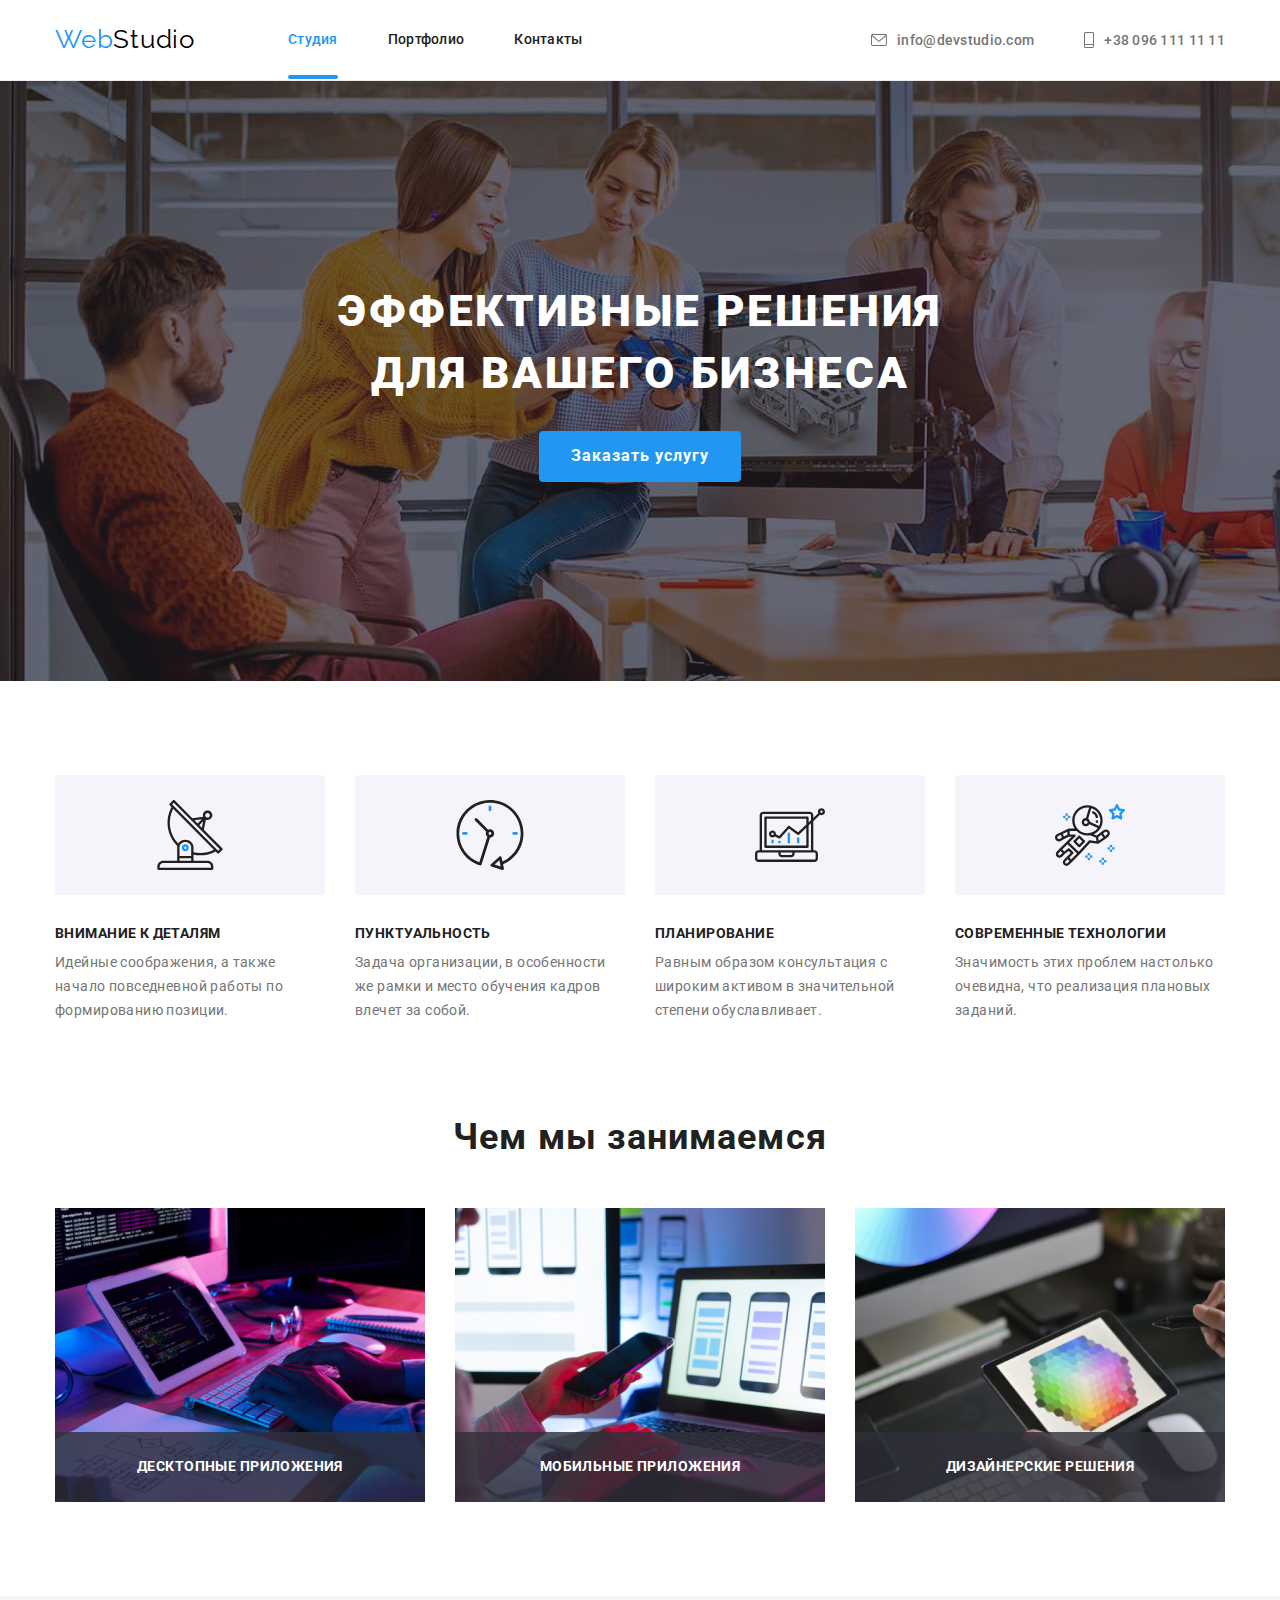
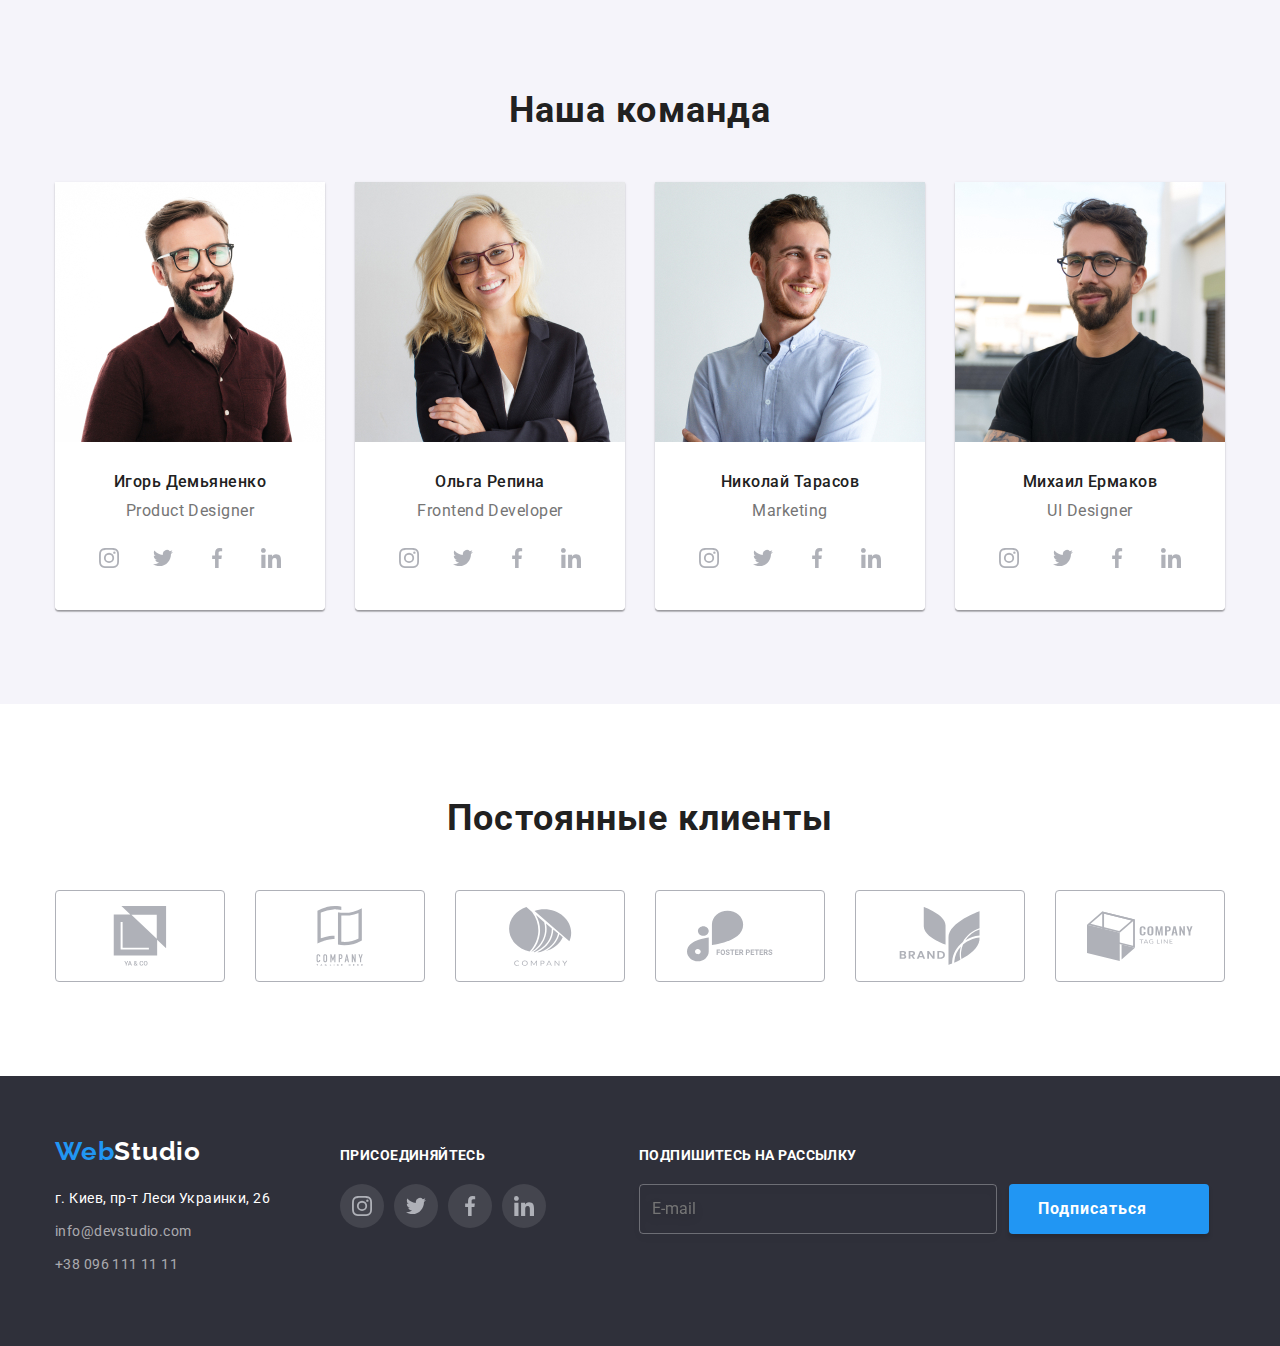
<file: index.html>
<!DOCTYPE html>
<html lang="en">
  <head>
    <meta charset="UTF-8" />
    <meta http-equiv="X-UA-Compatible" content="IE=edge" />
    <meta name="viewport" content="width=device-width, initial-scale=1.0" />
    <title>Document</title>
    <link rel="preconnect" href="https://fonts.googleapis.com" />
    <link rel="preconnect" href="https://fonts.gstatic.com" crossorigin />
    <link
      href="https://fonts.googleapis.com/css2?family=Raleway:wght@700&family=Roboto:wght@400;500;700;900&display=swap"
      rel="stylesheet"
    />
    <link
      rel="stylesheet"
      href="https://cdnjs.cloudflare.com/ajax/libs/modern-normalize/1.1.0/modern-normalize.min.css"
    />
    <link rel="stylesheet" href="styles/styles.css" />
  </head>

  <body>
    <!-- Header -->

    <header class="header">
      <div class="conteiner">
        <nav class="navigation">
          <a href="./index.html" class="logo"
            ><span class="logo-log">Web</span>Studio</a
          >
          <ul class="nav-list">
            <li><a class="list current" href="./index.html">Студия</a></li>
            <li><a class="list" href="./portfolio.html">Портфолио</a></li>
            <li><a class="list" href="Контакты">Контакты</a></li>
          </ul>
        </nav>

        <ul class="nav-contact">
          <li>
            <a href="mailto:info@devstudio.com" class="contact mail">
              <svg class="nav-mail" width="16" height="12">
                <use href="./imeges/icon/symbol-defs.svg#mail"></use>
              </svg>
              info@devstudio.com</a
            >
          </li>
          <li>
            <a href="tel:380961111111" class="contact telephone">
              <svg class="nav-mail" width="10" height="16">
                <use href="./imeges/icon/symbol-defs.svg#telephone"></use>
              </svg>
              +38 096 111 11 11</a
            >
          </li>
        </ul>
      </div>
    </header>

    <!-- main content -->

    <main class="main">
      <!-- top panel -->

      <section class="panel">
        <h1 class="heading">Эффективные решения для вашего бизнеса</h1>
        <button class="button-primary" type="button" data-modal-open>
          Заказать услугу
        </button>

        <div class="backdrop is-hidden" data-modal>
          <div class="modal">
            <!-- leter -->

            <button class="modal-button" type="button" data-modal-close>
              <svg class="modal-button-icon">
                <use href="./imeges/icon/symbol-defs.svg#vector"></use>
              </svg>
            </button>

            <p class="model-title">Оставьте свои данные, мы вам перезвоним</p>
            <form class="form">
              <label class="form-label">
                <span class="form-text">Имя</span>

                <span class="form-icon-wrap">
                  <input type="text" name="name" class="form-input" />
                  <svg class="form-icon" width="18" height="18">
                    <use
                      class="form-pic"
                      href="./imeges/icon/symbol-defs.svg#person"
                    ></use>
                  </svg>
                </span>
              </label>

              <label class="form-label">
                <span class="form-text">Телефон</span>

                <span class="form-icon-wrap">
                  <input type="tel" name="tel" class="form-input" />
                  <svg class="form-icon" width="18" height="18">
                    <use
                      class="form-pic"
                      href="./imeges/icon/symbol-defs.svg#phone"
                    ></use>
                  </svg>
                </span>
              </label>

              <label class="form-label">
                <span class="form-text">Почта</span>

                <span class="form-icon-wrap">
                  <input type="email" name="mail" class="form-input" />
                  <svg class="form-icon" width="18" height="18">
                    <use
                      class="form-pic"
                      href="./imeges/icon/symbol-defs.svg#email"
                    ></use>
                  </svg>
                </span>
              </label>

              <label class="form-label coment">
                <span class="form-text">Комментарий</span>
                <textarea
                  name="coment"
                  rows="10"
                  class="form-input form-textarea"
                  placeholder="Введите текст"
                ></textarea>
              </label>

              <label class="check option">
                <input type="checkbox" class="check-input" />
                <span class="check-box"></span>
                <span class="form-checkbox-text"
                  >Соглашаюсь с рассылкой и принимаю &nbsp;<a
                    href="#"
                    class="form-checkbox-link"
                    >Условия договора</a
                  ></span
                >
              </label>

              <button type="submit" class="form-button">Отправить</button>
            </form>
          </div>
        </div>
      </section>

      <!-- Deteil -->

      <section class="deteil">
        <div class="conteiner deteil-bl">
          <h2 class="skills">Soft skills</h2>

          <ul class="deteil-block">
            <li class="deteil-list icon-antena">
              <h3>Внимание к деталям</h3>
              <p class="deteil-text">
                Идейные соображения, а также начало повседневной работы по
                формированию позиции.
              </p>
            </li>
            <li class="deteil-list icon-clock">
              <h3>Пунктуальность</h3>
              <p class="deteil-text">
                Задача организации, в особенности же рамки и место обучения
                кадров влечет за собой.
              </p>
            </li>
            <li class="deteil-list icon-diagram">
              <h3>Планирование</h3>
              <p class="deteil-text">
                Равным образом консультация с широким активом в значительной
                степени обуславливает.
              </p>
            </li>
            <li class="deteil-list icon-astronaut">
              <h3>Современные технологии</h3>
              <p class="deteil-text">
                Значимость этих проблем настолько очевидна, что реализация
                плановых заданий.
              </p>
            </li>
          </ul>
        </div>
      </section>

      <!-- What doing -->

      <section class="picture">
        <div class="conteiner">
          <h2 class="picture-desc">Чем мы занимаемся</h2>

          <ul class="picture-img">
            <li class="picture-pic">
              <img src="imeges/box1.jpg" alt="verstka" width="370" />

              <h3 class="picture-title">Десктопные приложения</h3>
            </li>
            <li class="picture-pic">
              <img
                src="imeges/box2.jpg"
                alt="adaptivnost pod gadjet"
                width="370"
              />

              <h3 class="picture-title">Мобильные приложения</h3>
            </li>
            <li class="picture-pic">
              <img src="imeges/box3.jpg" alt="styles" width="370" />

              <h3 class="picture-title">Дизайнерские решения</h3>
            </li>
          </ul>
        </div>
      </section>

      <!-- Nasha comanda -->

      <section class="comand-sec">
        <div class="comand conteiner">
          <h2 class="comand-log">Наша команда</h2>

          <ul class="comand-block">
            <li>
              <img
                class="photo-prof"
                src="imeges/Igor.jpg"
                alt="photo Igor"
                width="270"
              />
              <div class="comand-prof">
                <h3 class="comand user">Игорь Демьяненко</h3>
                <p class="profession">Product Designer</p>
                <ul class="comand-user">
                  <li>
                    <a href="#" class="button-icon">
                      <svg class="photo-instagram">
                        <use
                          href="./imeges/icon/symbol-defs.svg#instagram"
                        ></use>
                      </svg>
                    </a>
                  </li>
                  <li>
                    <a href="#" class="button-icon">
                      <svg class="photo-twitter">
                        <use href="./imeges/icon/symbol-defs.svg#twitter"></use>
                      </svg>
                    </a>
                  </li>
                  <li>
                    <a href="#" class="button-icon">
                      <svg class="photo-facebook">
                        <use
                          href="./imeges/icon/symbol-defs.svg#facebook"
                        ></use>
                      </svg>
                    </a>
                  </li>
                  <li>
                    <a href="#" class="button-icon">
                      <svg class="photo-linkedin">
                        <use
                          href="./imeges/icon/symbol-defs.svg#linkedin"
                        ></use>
                      </svg>
                    </a>
                  </li>
                </ul>
              </div>
            </li>
            <li>
              <img
                class="photo-prof"
                src="imeges/Olga.jpg"
                alt="photo Olga"
                width="270"
              />
              <div class="comand-prof">
                <h3 class="comand user">Ольга Репина</h3>
                <p class="profession">Frontend Developer</p>
                <ul class="comand-user">
                  <li>
                    <a href="#" class="button-icon">
                      <svg class="photo-instagram">
                        <use
                          href="./imeges/icon/symbol-defs.svg#instagram"
                        ></use>
                      </svg>
                    </a>
                  </li>
                  <li>
                    <a href="#" class="button-icon">
                      <svg class="photo-twitter">
                        <use href="./imeges/icon/symbol-defs.svg#twitter"></use>
                      </svg>
                    </a>
                  </li>
                  <li>
                    <a href="#" class="button-icon">
                      <svg class="photo-facebook">
                        <use
                          href="./imeges/icon/symbol-defs.svg#facebook"
                        ></use>
                      </svg>
                    </a>
                  </li>
                  <li>
                    <a href="#" class="button-icon">
                      <svg class="photo-linkedin">
                        <use
                          href="./imeges/icon/symbol-defs.svg#linkedin"
                        ></use>
                      </svg>
                    </a>
                  </li>
                </ul>
              </div>
            </li>
            <li>
              <img
                class="photo-prof"
                src="imeges/Nikolai.jpg"
                alt="photo Nikolai"
                width="270"
              />
              <div class="comand-prof">
                <h3 class="comand user">Николай Тарасов</h3>
                <p class="profession">Marketing</p>
                <ul class="comand-user">
                  <li>
                    <a href="#" class="button-icon">
                      <svg class="photo-instagram">
                        <use
                          href="./imeges/icon/symbol-defs.svg#instagram"
                        ></use>
                      </svg>
                    </a>
                  </li>
                  <li>
                    <a href="#" class="button-icon">
                      <svg class="photo-twitter">
                        <use href="./imeges/icon/symbol-defs.svg#twitter"></use>
                      </svg>
                    </a>
                  </li>
                  <li>
                    <a href="#" class="button-icon">
                      <svg class="photo-facebook">
                        <use
                          href="./imeges/icon/symbol-defs.svg#facebook"
                        ></use>
                      </svg>
                    </a>
                  </li>
                  <li>
                    <a href="#" class="button-icon">
                      <svg class="photo-linkedin">
                        <use
                          href="./imeges/icon/symbol-defs.svg#linkedin"
                        ></use>
                      </svg>
                    </a>
                  </li>
                </ul>
              </div>
            </li>
            <li>
              <img
                class="photo-prof"
                src="imeges/Mihail.jpg"
                alt="photo Mihail"
                width="270"
              />
              <div class="comand-prof">
                <h3 class="comand user">Михаил Ермаков</h3>
                <p class="profession">UI Designer</p>
                <ul class="comand-user">
                  <li>
                    <a href="#" class="button-icon">
                      <svg class="photo-instagram">
                        <use
                          href="./imeges/icon/symbol-defs.svg#instagram"
                        ></use>
                      </svg>
                    </a>
                  </li>
                  <li>
                    <a href="#" class="button-icon">
                      <svg class="photo-twitter">
                        <use href="./imeges/icon/symbol-defs.svg#twitter"></use>
                      </svg>
                    </a>
                  </li>
                  <li>
                    <a href="#" class="button-icon">
                      <svg class="photo-facebook">
                        <use
                          href="./imeges/icon/symbol-defs.svg#facebook"
                        ></use>
                      </svg>
                    </a>
                  </li>
                  <li>
                    <a href="#" class="button-icon">
                      <svg class="photo-linkedin">
                        <use
                          href="./imeges/icon/symbol-defs.svg#linkedin"
                        ></use>
                      </svg>
                    </a>
                  </li>
                </ul>
              </div>
            </li>
          </ul>
        </div>
      </section>

      <!-- CLIENTS -->

      <section class="clients">
        <div class="conteiner client">
          <h2 class="clients-title">Постоянные клиенты</h2>
          <ul class="button-clients">
            <li>
              <a
                href="#"
                target="_blank"
                rel="noopener noreferrer "
                class="button-user"
              >
                <svg class="button-group">
                  <use href="./imeges/icon/symbol-defs.svg#group"></use>
                </svg>
              </a>
            </li>
            <li>
              <a
                href="#"
                target="_blank"
                rel="noopener noreferrer "
                class="button-user"
              >
                <svg class="button-group">
                  <use href="./imeges/icon/symbol-defs.svg#group2"></use>
                </svg>
              </a>
            </li>
            <li>
              <a
                href="#"
                target="_blank"
                rel="noopener noreferrer "
                class="button-user"
              >
                <svg class="button-group">
                  <use href="./imeges/icon/symbol-defs.svg#group3"></use>
                </svg>
              </a>
            </li>
            <li>
              <a
                href="#"
                target="_blank"
                rel="noopener noreferrer "
                class="button-user"
              >
                <svg class="button-group">
                  <use href="./imeges/icon/symbol-defs.svg#group4"></use>
                </svg>
              </a>
            </li>
            <li>
              <a
                href="#"
                target="_blank"
                rel="noopener noreferrer "
                class="button-user"
              >
                <svg class="button-group">
                  <use href="./imeges/icon/symbol-defs.svg#group5"></use>
                </svg>
              </a>
            </li>
            <li>
              <a href="#" class="button-user">
                <svg class="button-group">
                  <use href="./imeges/icon/symbol-defs.svg#group6"></use>
                </svg>
              </a>
            </li>
          </ul>
        </div>
      </section>
    </main>

    <!-- Adress -->

    <footer class="f-adress">
      <div class="conteiner">
        <div class="adress-cont">
          <a href="./index.html" class="logo"
            ><span class="logo-log">Web</span>Studio</a
          >

          <address class="inform">
            <ul class="inform-block">
              <li>
                <a href="г.Киев,пр-тЛесиУкраинки,26" class="inform-cont"
                  >г. Киев, пр-т Леси Украинки, 26</a
                >
              </li>
              <li>
                <a href="mailto:info@devstudio.com" class="inform-cont-gr"
                  >info@devstudio.com</a
                >
              </li>
              <li>
                <a href="tel:380961111111" class="inform-cont-gr"
                  >+38 096 111 11 11</a
                >
              </li>
            </ul>
          </address>
        </div>

        <div class="f-button">
          <h3>Присоединяйтесь</h3>
          <ul class="f-under">
            <li>
              <a href="#" class="button">
                <svg class="button-instagram">
                  <use href="./imeges/icon/symbol-defs.svg#instagram"></use>
                </svg>
              </a>
            </li>
            <li>
              <a href="#" class="button">
                <svg class="button-twitter">
                  <use href="./imeges/icon/symbol-defs.svg#twitter"></use>
                </svg>
              </a>
            </li>
            <li>
              <a href="#" class="button">
                <svg class="button-facebook">
                  <use href="./imeges/icon/symbol-defs.svg#facebook"></use>
                </svg>
              </a>
            </li>
            <li>
              <a href="#" class="button">
                <svg class="button-linkedin">
                  <use href="./imeges/icon/symbol-defs.svg#linkedin"></use>
                </svg>
              </a>
            </li>
          </ul>
        </div>
        <form class="footer-form">
          <h3>Подпишитесь на рассылку</h3>

          <span class="footer-form-wrap">
            <label>
              <input
                type="text"
                name=""
                placeholder="E-mail"
                class="footer-form-input"
              />
            </label>

            <div class="footer-icon-wrap">
              <button type="submit" class="footer-button-sub">
                Подписаться
              </button>
              <svg class="footer-icon" width="24" height="24">
                <use href="./imeges/icon/symbol-defs.svg#telegram"></use>
              </svg>
            </div>
          </span>
        </form>
      </div>
    </footer>

    <script src="./js/modal.js"></script>
  </body>
</html>
</file>
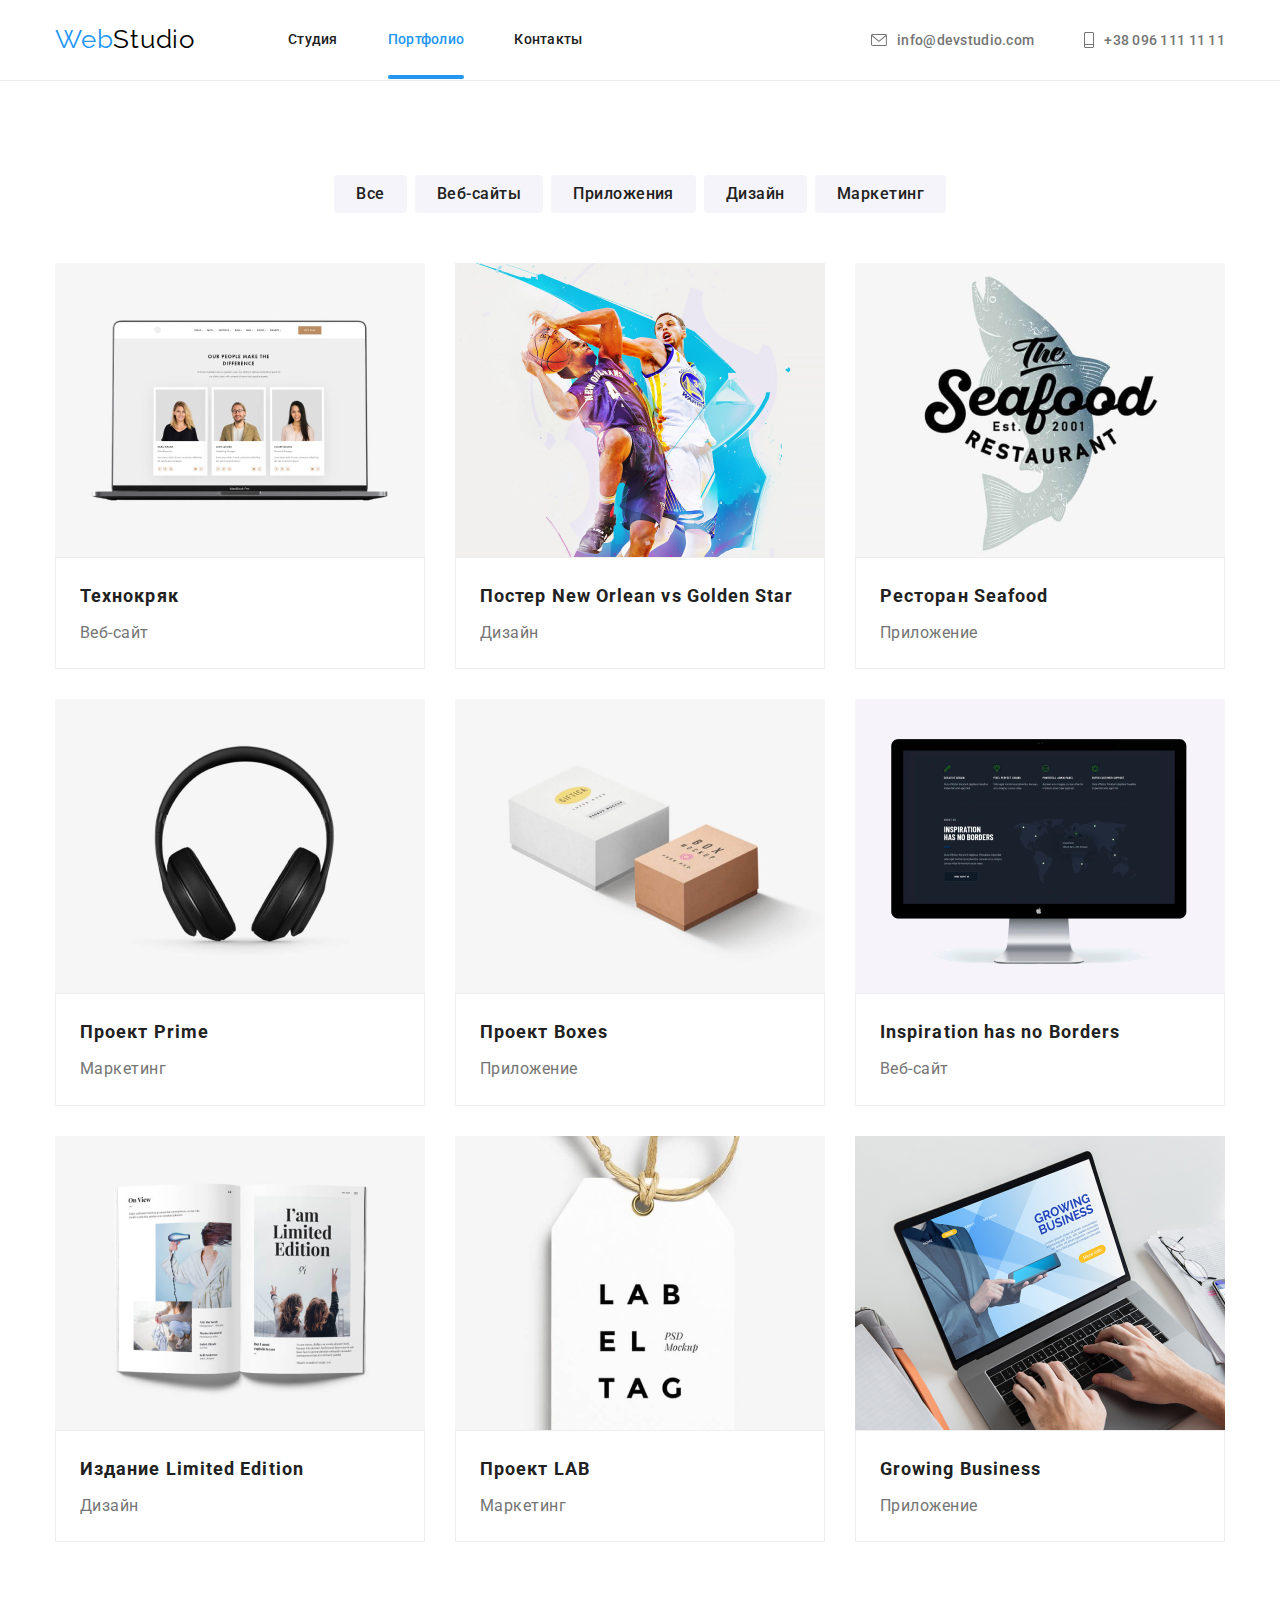
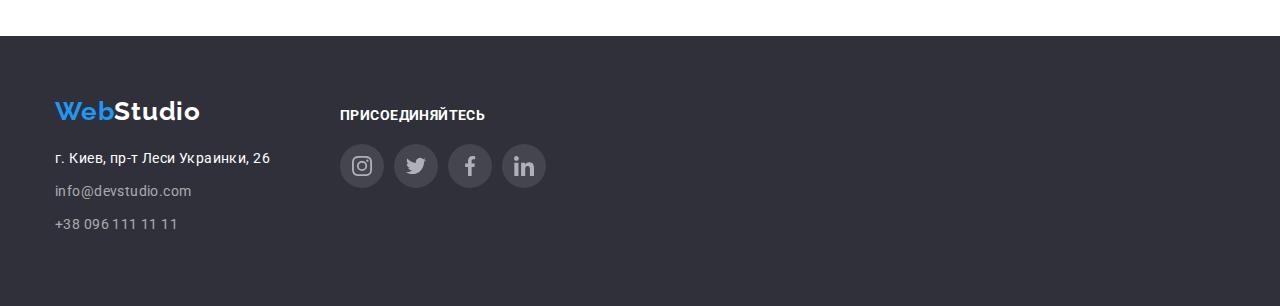
<file: portfolio.html>
<!DOCTYPE html>
<html lang="en">
  <head>
    <meta charset="UTF-8" />
    <meta http-equiv="X-UA-Compatible" content="IE=edge" />
    <meta name="viewport" content="width=device-width, initial-scale=1.0" />
    <title>Document</title>
    <link rel="preconnect" href="https://fonts.googleapis.com" />
    <link rel="preconnect" href="https://fonts.gstatic.com" crossorigin />
    <link
      href="https://fonts.googleapis.com/css2?family=Raleway:wght@700&family=Roboto:wght@400;500;700;900&display=swap"
      rel="stylesheet"
    />
    <link
      rel="stylesheet"
      href="https://cdnjs.cloudflare.com/ajax/libs/modern-normalize/1.1.0/modern-normalize.min.css"
    />
    <link rel="stylesheet" href="styles/styles.css" />
  </head>

  <body class="portfolio-body">
    <!-- Header -->

    <header class="header">
      <div class="conteiner">
        <nav class="navigation">
          <a href="./index.html" class="logo"
            ><span class="logo-log">Web</span>Studio</a
          >
          <ul class="nav-list">
            <li><a class="list" href="./index.html">Студия</a></li>
            <li>
              <a class="list current" href="./portfolio.html">Портфолио</a>
            </li>
            <li><a class="list" href="Контакты">Контакты</a></li>
          </ul>
        </nav>

        <ul class="nav-contact">
          <li>
            <a href="mailto:info@devstudio.com" class="contact mail">
              <svg class="nav-mail" width="16" height="12">
                <use href="./imeges/icon/symbol-defs.svg#mail"></use></svg
              >info@devstudio.com</a
            >
          </li>
          <li>
            <a href="tel:380961111111" class="contact telephone">
              <svg class="nav-mail" width="10" height="16">
                <use href="./imeges/icon/symbol-defs.svg#telephone"></use></svg
              >+38 096 111 11 11</a
            >
          </li>
        </ul>
      </div>
    </header>

    <!-- main content -->

    <main class="main-portfolio">
      <section class="content-portfolio">
        <h1 class="del">Main content</h1>

        <!-- Botton -->

        <div class="conteiner">
          <ul class="button-panel">
            <li>
              <button class="button-secondary" type="button">Все</button>
            </li>
            <li>
              <button class="button-secondary" type="button">Веб-сайты</button>
            </li>
            <li>
              <button class="button-secondary" type="button">Приложения</button>
            </li>
            <li>
              <button class="button-secondary" type="button">Дизайн</button>
            </li>
            <li>
              <button class="button-secondary" type="button">Маркетинг</button>
            </li>
          </ul>
        </div>

        <!-- Services -->

        <div class="conteiner">
          <ul class="serv-photo">
            <li>
              <a href="">
                <div class="photo-block">
                  <img src="imeges/img-1.jpg" alt="Технокряк" width="370" />
                  <p class="photo-window">
                    Ресурс предлагает комплексные предложения с разным уровнем
                    функционала и сервисов. Все это позволит посетителю получить
                    исчерпывающие сведения о компании или частном лице.
                  </p>
                </div>
                <div class="photo-bord">
                  <h2 class="photo">Технокряк</h2>
                  <p class="photo-text">Веб-сайт</p>
                </div>
              </a>
            </li>
            <li>
              <a href="">
                <div class="photo-block">
                  <img
                    src="imeges/img-2.jpg"
                    alt="Постер New Orlean vs Golden Star"
                    width="370"
                  />
                  <p class="photo-window">
                    Ресурс предлагает комплексные предложения с разным уровнем
                    функционала и сервисов. Все это позволит посетителю получить
                    исчерпывающие сведения о компании или частном лице.
                  </p>
                </div>
                <div class="photo-bord">
                  <h2 class="photo">Постер New Orlean vs Golden Star</h2>
                  <p class="photo-text">Дизайн</p>
                </div>
              </a>
            </li>
            <li>
              <a href="">
                <div class="photo-block">
                  <img
                    src="imeges/img-3.jpg"
                    alt="Ресторан Seafood"
                    width="370"
                  />
                  <p class="photo-window">
                    Ресурс предлагает комплексные предложения с разным уровнем
                    функционала и сервисов. Все это позволит посетителю получить
                    исчерпывающие сведения о компании или частном лице.
                  </p>
                </div>
                <div class="photo-bord">
                  <h2 class="photo">Ресторан Seafood</h2>
                  <p class="photo-text">Приложение</p>
                </div>
              </a>
            </li>
            <li>
              <a href="">
                <div class="photo-block">
                  <img src="imeges/img-4.jpg" alt="Проект Prime" width="370" />
                  <p class="photo-window">
                    Ресурс предлагает комплексные предложения с разным уровнем
                    функционала и сервисов. Все это позволит посетителю получить
                    исчерпывающие сведения о компании или частном лице.
                  </p>
                </div>
                <div class="photo-bord">
                  <h2 class="photo">Проект Prime</h2>
                  <p class="photo-text">Маркетинг</p>
                </div>
              </a>
            </li>
            <li>
              <a href="">
                <div class="photo-block">
                  <img src="imeges/img-5.jpg" alt="Проект Boxes" width="370" />
                  <p class="photo-window">
                    Ресурс предлагает комплексные предложения с разным уровнем
                    функционала и сервисов. Все это позволит посетителю получить
                    исчерпывающие сведения о компании или частном лице.
                  </p>
                </div>
                <div class="photo-bord">
                  <h2 class="photo">Проект Boxes</h2>
                  <p class="photo-text">Приложение</p>
                </div>
              </a>
            </li>
            <li>
              <a href="">
                <div class="photo-block">
                  <img
                    src="imeges/img-6.jpg"
                    alt="Inspiration has no Borders"
                    width="370"
                  />
                  <p class="photo-window">
                    Ресурс предлагает комплексные предложения с разным уровнем
                    функционала и сервисов. Все это позволит посетителю получить
                    исчерпывающие сведения о компании или частном лице.
                  </p>
                </div>
                <div class="photo-bord">
                  <h2 class="photo">Inspiration has no Borders</h2>
                  <p class="photo-text">Веб-сайт</p>
                </div>
              </a>
            </li>
            <li>
              <a href="">
                <div class="photo-block">
                  <img
                    src="imeges/img-7.jpg"
                    alt="Издание Limited Edition"
                    width="370"
                  />
                  <p class="photo-window">
                    Ресурс предлагает комплексные предложения с разным уровнем
                    функционала и сервисов. Все это позволит посетителю получить
                    исчерпывающие сведения о компании или частном лице.
                  </p>
                </div>
                <div class="photo-bord">
                  <h2 class="photo">Издание Limited Edition</h2>
                  <p class="photo-text">Дизайн</p>
                </div>
              </a>
            </li>
            <li>
              <a href="">
                <div class="photo-block">
                  <img src="imeges/img-8.jpg" alt="Проект LAB" width="370" />
                  <p class="photo-window">
                    Ресурс предлагает комплексные предложения с разным уровнем
                    функционала и сервисов. Все это позволит посетителю получить
                    исчерпывающие сведения о компании или частном лице.
                  </p>
                </div>
                <div class="photo-bord">
                  <h2 class="photo">Проект LAB</h2>
                  <p class="photo-text">Маркетинг</p>
                </div>
              </a>
            </li>
            <li>
              <a href="">
                <div class="photo-block">
                  <img
                    src="imeges/img-9.jpg"
                    alt="Growing Business"
                    width="370"
                  />
                  <p class="photo-window">
                    Ресурс предлагает комплексные предложения с разным уровнем
                    функционала и сервисов. Все это позволит посетителю получить
                    исчерпывающие сведения о компании или частном лице.
                  </p>
                </div>
                <div class="photo-bord">
                  <h2 class="photo">Growing Business</h2>
                  <p class="photo-text">Приложение</p>
                </div>
              </a>
            </li>
          </ul>
        </div>
      </section>
    </main>

    <footer class="f-adress">
      <div class="conteiner">
        <div class="adress-cont">
          <a href="./index.html" class="logo"
            ><span class="logo-log">Web</span>Studio</a
          >

          <address class="inform">
            <ul class="inform-block">
              <li>
                <a href="г.Киев,пр-тЛесиУкраинки,26" class="inform-cont"
                  >г. Киев, пр-т Леси Украинки, 26</a
                >
              </li>
              <li>
                <a href="mailto:info@devstudio.com" class="inform-cont-gr"
                  >info@devstudio.com</a
                >
              </li>
              <li>
                <a href="tel:380961111111" class="inform-cont-gr"
                  >+38 096 111 11 11</a
                >
              </li>
            </ul>
          </address>
        </div>

        <div class="f-button">
          <h3>Присоединяйтесь</h3>
          <ul class="f-under">
            <li>
              <a href="#" class="button">
                <svg class="button-instagram">
                  <use href="./imeges/icon/symbol-defs.svg#instagram"></use>
                </svg>
              </a>
            </li>
            <li>
              <a href="#" class="button">
                <svg class="button-twitter">
                  <use href="./imeges/icon/symbol-defs.svg#twitter"></use>
                </svg>
              </a>
            </li>
            <li>
              <a href="#" class="button">
                <svg class="button-facebook">
                  <use href="./imeges/icon/symbol-defs.svg#facebook"></use>
                </svg>
              </a>
            </li>
            <li>
              <a href="#" class="button">
                <svg class="button-linkedin">
                  <use href="./imeges/icon/symbol-defs.svg#linkedin"></use>
                </svg>
              </a>
            </li>
          </ul>
        </div>
      </div>
    </footer>
  </body>
</html>
</file>
<file: styles/styles.css>
:root {
  --primary-text-color: #212121;
  --title-text-color: #757575;
  --logo-focus-color: #2196f3;
  --bckgr-color: #2f303a;
  --bckgr-deteil-color: #e5e5e5;
  --bckgr-body-color: #ffffff;
  --picture-color: #f5f4fa;
  --animation: 250ms cubic-bezier(0.4, 0, 0.2, 1);
}

body {
  font-family: Roboto, sans-serif;
  background-color: var(--bckgr-body-color);
  color: var(--primary-text-color);
  margin: auto;
}

ul {
  list-style: none;
}

.conteiner {
  width: 1200px;
  padding-left: 15px;
  padding-right: 15px;
  margin: 0 auto;
}

/* header */

/* navigation */

.logo {
  margin-right: 93px;
  font-family: 'Raleway', sans-serif;
  font-size: 26px;
  line-height: 1.2;
  letter-spacing: 0.03em;
  text-decoration: none;
  color: #000000;
}

.logo-log {
  color: var(--logo-focus-color);
}

.header {
  border-bottom: 1px solid #ececec;
}

.header .conteiner {
  display: flex;
  justify-content: space-between;
  align-items: center;
  margin-top: 24px;
  margin-bottom: 25px;
  /* outline: 2px solid red; */
}

.navigation {
  display: flex;
  justify-content: space-evenly;
  align-items: center;
}

.nav-list {
  display: flex;
  margin: 0;
  padding: 0;
}

.nav-list li + li {
  margin-left: 50px;
}

.nav-list .list {
  padding: 32px 0;
  font-weight: 500;
  font-size: 14px;
  line-height: 1.5;
  letter-spacing: 0.02em;
  text-decoration: none;
  color: var(--primary-text-color);
  position: relative;
  transition: color var(--animation);
}

.nav-list .list:hover,
.nav-list .list:focus {
  color: var(--logo-focus-color);
}

.nav-list .list.current {
  color: var(--logo-focus-color);
}

.nav-list .list.current:after {
  content: '';
  position: absolute;
  width: 100%;
  height: 4px;
  border-radius: 2px;
  background-color: var(--logo-focus-color);
  bottom: 0;
  left: 0;
}

.nav-contact {
  display: flex;
  margin: 0;
  padding: 0;
}

.nav-contact li {
  margin-left: 50px;
}

.nav-contact li:first-child {
  margin-left: 0;
}

.nav-contact .contact {
  display: flex;
  align-items: center;
  font-weight: 500;
  font-size: 14px;
  line-height: 1.15;
  letter-spacing: 0.02em;
  text-decoration: none;
  color: var(--title-text-color);
  transition: color var(--animation);
}

.nav-mail {
  margin-right: 10px;
  fill: currentColor;
}

.nav-contact .contact:hover,
.nav-contact .contact:focus {
  color: var(--logo-focus-color);
}

.nav-mail:hover,
.nav-mail:focus {
  fill: currentColor;
}

.contact :nth-child(2n) {
  margin: auto;
}

/* main content */

/* top panel */

.panel {
  padding-top: 200px;
  padding-bottom: 200px;
  text-align: center;
  max-width: 1600px;
  max-height: 600px;
  margin-left: auto;
  margin-right: auto;

  background-color: var(--bckgr-color);
  background-image: linear-gradient(
      to right,
      rgba(47, 48, 58, 0.4),
      rgba(47, 48, 58, 0.4)
    ),
    url(../imeges/overlay.jpg);
  background-repeat: no-repeat;
}

.heading {
  margin: 0;

  margin-left: auto;
  margin-right: auto;
  width: 696px;
  height: 120px;
  margin-bottom: 30px;
  font-weight: 900;
  font-size: 44px;
  line-height: 1.4;

  letter-spacing: 0.06em;
  text-transform: uppercase;
  color: var(--bckgr-body-color);
  /* outline: 2px solid yellow; */
}

.button-primary {
  border: none;
  min-width: 200px;
  display: inline-block;
  border-radius: 4px;
  padding: 10px 32px;
  text-align: center;
  font-family: 'Roboto', sans-serif;
  font-weight: 700;
  font-size: 16px;
  line-height: 1.9;
  letter-spacing: 0.06em;
  background-color: var(--logo-focus-color);
  color: var(--bckgr-body-color);
  transition: background-color var(--animation);
}

.button-primary:hover {
  background-color: #188ce8;
}

.backdrop {
  position: fixed;
  top: 0;
  left: 0;
  width: 100%;
  height: 100%;
  background: rgba(0, 0, 0, 0.2);
  z-index: 10;
  opacity: 1;
  transition: opacity 500ms linear, visibility 500ms linear;
}

.is-hidden {
  opacity: 0;
  visibility: hidden;
  pointer-events: none;
}

.modal {
  padding: 40px;
  max-width: 528px;
  min-height: 581px;
  width: 100%;

  position: absolute;
  top: 50%;
  left: 50%;
  transform: translate(-50%, -50%);

  background-color: var(--bckgr-body-color);
  box-shadow: 0px 1px 3px rgba(0, 0, 0, 0.12), 0px 1px 1px rgba(0, 0, 0, 0.14),
    0px 2px 1px rgba(0, 0, 0, 0.2);
  border-radius: 4px;
  transition: transform 500ms linear;
}

.backdrop.is-hidden .modal {
  transform: translate(-50%, -50%) scale(0) rotate(45deg);
}

.modal-button {
  position: absolute;
  top: 8px;
  right: 8px;
  width: 30px;
  height: 30px;
  border-radius: 50%;
  border: 1px solid rgba(0, 0, 0, 0.1);
  background-color: transparent;
}

.modal-button-icon {
  width: 11px;
  height: 11px;
  transition: fill var(--animation);
}

.modal-button:hover .modal-button-icon,
.modal-button:focus .modal-button-icon {
  fill: var(--logo-focus-color);
}

/* F O R M */

.model-title {
  margin: 0;
  padding: 0;
  font-weight: 700;
  margin-bottom: 12px;
  font-size: 20px;
  line-height: 1.15;
  text-align: center;
  letter-spacing: 0.03em;
  color: var(--primary-text-color);
}

.form {
  display: flex;
  flex-direction: column;
}

.form-label {
  display: block;
  text-align: left;
}

.form-label:not(:last-child) {
  margin-bottom: 10px;
}

.form-label.coment {
  margin-bottom: 20px;
}

.form-text {
  display: block;
  margin-bottom: 5px;
  text-align: left;

  font-size: 12px;
  line-height: 1.16;
  letter-spacing: 0.01em;
  color: var(--title-text-color);
}

.form-textarea {
  height: 120px;
  resize: none;
  font-size: 12px;
  line-height: 1.16;
  letter-spacing: 0.01em;
}

.form-textarea::placeholder {
  color: rgba(117, 117, 117, 0.5);
}

.form-input {
  padding: 12px;
  width: 100%;
  height: 40px;
  outline: none;
  border: 1px solid rgba(33, 33, 33, 0.2);
  border-radius: 4px;
  transition: border-color var(--animation);
}
.form-textarea {
  height: 120px;
}

.form-icon {
  fill: var(--primary-text-color);
  transition: fill var(--animation);
}

.form-input:hover,
.form-input:focus {
  border-color: var(--logo-focus-color);
}

.form-input:hover + .form-icon,
.form-input:focus + .form-icon {
  fill: var(--logo-focus-color);
}

.form-icon-wrap {
  position: relative;
}

.form-icon-wrap .form-input {
  padding-left: 40px;
}

.form-icon {
  position: absolute;
  left: 10px;
  top: 50%;
  transform: translateY(-50%);
}

.check.option {
  display: flex;
  justify-content: center;
  align-items: center;
  margin-bottom: 30px;
}

.check-input {
  position: absolute;
  -webkit-appearance: none;
  appearance: none;
}

.check-box {
  margin-right: 8px;
  width: 16px;
  height: 15px;
  /* background-image: url(../imeges/icon/box.svg); */
  background-repeat: no-repeat;
  background-size: contain;
  background-position: center;
  border: 2px solid var(--primary-text-color);
  border-radius: 4px;
  transition: border var(--animation);
}

.check-input:checked + .check-box {
  border: none;
  background-image: url(../imeges/icon/iconcheck.svg);
}

.check-input:focus + .check-box,
.check-input:hover + .check-box {
  border: 2px solid var(--logo-focus-color);
}

.check-input:checked:focus + .check-box,
.check-input:checked:hover + .check-box {
  background-image: url(../imeges/icon/iconcheck.svg);
}

.form-checkbox-text {
  font-size: 14px;
  line-height: 1.7;
  letter-spacing: 0.03em;
  color: var(--title-text-color);
}

.form-checkbox-link {
  color: var(--logo-focus-color);
}

.form-button {
  font-weight: 700;
  border: none;
  min-width: 200px;
  margin: 0 auto;
  display: inline-block;
  border-radius: 4px;
  padding: 10px 32px;
  text-align: center;
  font-size: 16px;
  line-height: 1.9;
  letter-spacing: 0.06em;
  background-color: var(--logo-focus-color);
  color: var(--bckgr-body-color);
  transition: background var(--animation), box-shadow var(--animation);
}

.form-button:hover,
.form-button:focus {
  background: #188ce8;
  box-shadow: 0px 4px 4px rgba(0, 0, 0, 0.15);
}

/* deteil */

.deteil {
  padding-top: 94px;
  padding-bottom: 94px;
  /* outline: 10px solid green */
}

.skills {
  font-size: 0;
}

.deteil-block h3 {
  margin: 0;
  padding: 0;
  margin-bottom: 10px;
  font-size: 14px;
  line-height: 1.15;
  letter-spacing: 0.03em;
  text-transform: uppercase;
  color: var(--primary-text-color);
}

.deteil-block {
  display: flex;
  justify-content: space-between;
  margin: 0;
  padding: 0;
  /* outline: 10px solid purple; */
}

.deteil-block li {
  width: 270px;
}

.deteil-block li + li {
  margin-left: 30px;
}

.deteil-list::before {
  content: '';
  display: block;
  height: 120px;
  background-size: contein;
  background-repeat: no-repeat;
  background-position: center;
  background-color: #f5f4fa;
  margin-bottom: 30px;
  border-radius: 4px;
}

.icon-antena::before {
  background-image: url(../imeges/icon/antenna.svg);
}

.icon-clock::before {
  background-image: url(../imeges/icon/clock.svg);
}

.icon-diagram::before {
  background-image: url(../imeges/icon/diagram.svg);
}

.icon-astronaut::before {
  background-image: url(../imeges/icon/astronaut.svg);
}

.deteil-text {
  margin: 0;
  padding: 0;
  font-size: 14px;
  line-height: 1.7;
  letter-spacing: 0.03em;
  color: var(--title-text-color);
}

/*  What doing  */

.picture {
  padding-bottom: 94px;
}

.picture-desc {
  margin: 0;
  padding: 0;
  margin-bottom: 50px;
  font-weight: 700;
  font-size: 36px;
  line-height: 1.15;
  text-align: center;
  letter-spacing: 0.03em;
  color: var(--primary-text-color);
}

.picture-img {
  display: flex;
  justify-content: space-between;
  margin: 0;
  padding: 0;
}

.picture-pic img {
  display: block;
}

.picture-pic {
  position: relative;
}

.picture-title {
  position: absolute;
  bottom: 0;
  left: 0;
  width: 100%;
  margin: 0;
  padding: 27px 0;
  font-size: 14px;
  line-height: 1.14;
  text-align: center;
  letter-spacing: 0.03em;
  text-transform: uppercase;
  color: var(--bckgr-body-color);
  background: rgba(47, 48, 58, 0.8);
}

/* Nasha comanda */

.comand-sec {
  padding-top: 94px;
  padding-bottom: 94px;
  background-color: var(--picture-color);
  font-weight: 700;
  font-size: 36px;
  line-height: 1.5;
  text-align: center;
  letter-spacing: 0.03em;
  color: var(--primary-text-color);
}

.comand-log {
  margin-top: 0;
  margin-bottom: 50px;
  font-weight: 700;
  font-size: 36px;
  line-height: 1.16;
  text-align: center;
  letter-spacing: 0.03em;
}

.comand-block {
  display: flex;
  justify-content: space-between;
  margin: 0;
  padding: 0;
}

.photo-prof {
  display: block;
  margin: 0;
  padding: 0;
}

.comand-block li {
  box-shadow: 0px 1px 3px rgba(0, 0, 0, 0.12), 0px 1px 1px rgba(0, 0, 0, 0.14),
    0px 2px 1px rgba(0, 0, 0, 0.2);
  border-radius: 0px 0px 4px 4px;
}

.comand-block h3 {
  margin-bottom: 10px;
}

.comand-prof {
  padding-top: 30px;
  padding-bottom: 30px;
  background-color: var(--bckgr-body-color);
  border-radius: 0px 0px 4px 4px;
}

.comand.user {
  margin: 0;
  padding: 0;
  margin-bottom: 10px;
  font-weight: 500;
  font-size: 16px;
  line-height: 1.2;
  text-align: center;
  letter-spacing: 0.03em;
  color: var(--primary-text-color);
}

.profession {
  margin: 0;
  margin-bottom: 16px;
  padding: 0;
  font-weight: 400;
  font-size: 16px;
  line-height: 1.2;
  text-align: center;
  letter-spacing: 0.03em;
  color: var(--title-text-color);
}

.comand-user {
  display: flex;
  margin: 0;
  padding: 0 32px;
  justify-content: space-between;
  list-style: none;
}

.comand-user li {
  margin: 0;
  padding: 0;
  box-shadow: none;
  width: 44px;
  height: 44px;
}

.button-icon {
  display: flex;
  padding: 0;
  width: 44px;
  height: 44px;
  border-radius: 50%;
  border: none;
  background-color: transparent;
  justify-content: center;
  align-items: center;
  transition: background-color var(--animation),
    background-color var(--animation), box-shadow var(--animation);
}

.button-icon .photo-instagram,
.photo-twitter,
.photo-facebook,
.photo-linkedin {
  width: 20px;
  height: 20px;
  fill: #afb1b8;
  transition: color var(--animation);
}

.button-icon:hover,
.button-icon:focus {
  background-color: var(--logo-focus-color);
}

.button-icon:hover .photo-instagram,
.button-icon:hover .photo-twitter,
.button-icon:hover .photo-facebook,
.button-icon:hover .photo-linkedin {
  fill: var(--bckgr-body-color);
}

.button-icon:focus .photo-instagram,
.button-icon:focus .photo-twitter,
.button-icon:focus .photo-facebook,
.button-icon:focus .photo-linkedin {
  fill: var(--bckgr-body-color);
}

/* CLIENTS */

.clients {
  padding: 94px 0;
}

.clients-title {
  margin-top: 0;
  margin-bottom: 50px;
  padding: 0;
  font-size: 36px;
  line-height: 1.16;
  text-align: center;
  letter-spacing: 0.03em;
  color: var(--primary-text-color);
}

.button-clients {
  display: flex;
  margin: 0;
  padding: 0;
  justify-content: space-between;
}

.button-clients li {
  margin: 0;
  padding: 0;
  width: 170px;
  height: 92px;
}

.button-user {
  display: flex;
  justify-content: center;
  align-items: center;
  margin: 0;
  padding: 0;
  width: 170px;
  height: 92px;
  background-color: transparent;
  border: 1px solid currentColor;
  border-radius: 4px;
  color: #afb1b8;
  transition: color var(--animation);
}

.button-group {
  fill: currentColor;
  width: 106px;
  height: 60px;
}

.button-user:hover,
.button-user:focus {
  border-color: var(--logo-focus-color);
  color: var(--logo-focus-color);
}

/* Footer */

.f-adress {
  background-color: var(--bckgr-color);
  padding-top: 60px;
  padding-bottom: 60px;
}

.f-adress .conteiner {
  display: flex;
  align-items: baseline;
}

.f-adress .logo {
  margin: 0;
  font-family: 'Raleway', sans-serif;
  font-weight: 700;
  font-size: 26px;
  line-height: 1.2;
  letter-spacing: 0.03em;
  color: var(--bckgr-body-color);
}

.f-button {
  margin-left: 70px;
}

.f-button h3 {
  text-align: left;
  padding: 0;
  margin-top: 0;
  margin-bottom: 20px;
  color: var(--bckgr-body-color);
  font-size: 14px;
  line-height: 1.14;
  letter-spacing: 0.03em;
  text-transform: uppercase;
}

.f-under {
  display: flex;
  margin: 0;
  padding: 0;
  justify-content: flex-start;
  align-items: center;
}

.f-under li {
  margin: 0;
  padding: 0;
  width: 44px;
  height: 44px;
}

.f-under li + li {
  margin-left: 10px;
  border: none;
}

.f-under .button {
  padding: 0;
  background: rgba(255, 255, 255, 0.1);
  display: flex;
  padding: 0;
  width: 44px;
  height: 44px;
  border-radius: 50%;
  border: none;
  justify-content: center;
  align-items: center;
  transition: background-color var(--animation);
}

.f-under .button-instagram,
.f-under .button-twitter,
.f-under .button-facebook,
.f-under .button-linkedin {
  fill: var(--bckgr-body-color);
  width: 20px;
  height: 20px;
}

.f-under .button:hover,
.f-under .button:focus {
  background-color: var(--logo-focus-color);
}

/* Adress */

.inform {
  margin-top: 20px;
  font-style: normal;
  font-weight: 400;
  font-size: 14px;
  line-height: 1.7;
  letter-spacing: 0.03em;
}

.inform-block {
  margin: 0;
  padding: 0;
}

.inform-block li {
  margin-bottom: 9px;
}

.inform-block .inform-cont:hover,
.inform-block .inform-cont:focus {
  color: var(--logo-focus-color);
}

.inform-block .inform-cont-gr:hover,
.inform-block .inform-cont-gr:focus {
  color: var(--logo-focus-color);
}

.inform-cont {
  text-decoration: none;
  color: var(--bckgr-body-color);
  transition: color var(--animation);
}

.inform-cont-gr {
  text-decoration: none;
  color: rgba(255, 255, 255, 0.6);
  transition: color var(--animation);
}

/* Subscribe */

.footer-form {
  margin-left: 93px;
}

.footer-form h3 {
  text-align: left;
  padding: 0;
  margin-top: 0;
  margin-bottom: 20px;
  color: var(--bckgr-body-color);
  font-size: 14px;
  line-height: 1.14;
  letter-spacing: 0.03em;
  text-transform: uppercase;
}

.footer-form-input {
  padding: 15px 12px;
  width: 358px;
  height: 50px;
  outline: none;
  border: 1px solid rgba(255, 255, 255, 0.3);
  filter: drop-shadow(0px 4px 4px rgba(0, 0, 0, 0.15));
  border-radius: 4px;
  background-color: transparent;
  color: var(--bckgr-body-color);
}

.footer-icon-wrap {
  display: flex;
  position: relative;
}

.footer-button-sub {
  border: none;
  min-width: 200px;
  height: 50px;
  font-style: normal;
  font-weight: 700;
  margin-left: 12px;
  display: inline-block;
  border-radius: 4px;
  padding: 10px 29px;
  padding-right: 62px;
  text-align: center;
  font-size: 16px;
  line-height: 1.9;
  letter-spacing: 0.06em;
  background-color: var(--logo-focus-color);
  color: var(--bckgr-body-color);
  box-shadow: 0px 4px 4px rgba(0, 0, 0, 0.15);
  transition: background-color var(--animation);
}

.footer-button-sub:hover,
.footer-button-sub:focus {
  background-color: #188ce8;
}

.footer-form-wrap {
  display: flex;
  align-items: center;
}

.footer-icon {
  position: absolute;
  top: 13px;
  right: 28px;
}

/*  M A I N  P O R T F O L I O  */

.portfolio-body {
  background-color: var(--bckgr-body-color);
}

.content-portfolio {
  padding-top: 94px;
  padding-bottom: 94px;
}

/* Button */

.main-portfolio .del {
  font-size: 0;
}

.button-panel {
  display: flex;
  justify-content: center;
  margin-top: 0;
  margin-bottom: 50px;
  padding-left: 0;
}

.button-panel li + li {
  margin-left: 8px;
}

.button-secondary {
  min-width: 73px;
  display: inline-block;
  border-radius: 4px;
  padding: 6px 22px;
  font-style: normal;
  font-weight: 500;
  font-size: 16px;
  line-height: 1.6;
  text-align: center;
  letter-spacing: 0.03em;
  cursor: pointer;
  font-family: inherit;
  border: none;

  transition: color var(--animation), background-color var(--animation),
    box-shadow var(--animation);
}

.button-secondary {
  background-color: var(--picture-color);
  color: var(--primary-text-color);
}

.button-secondary:hover,
.button-secondary:focus {
  color: var(--bckgr-body-color);
  background-color: var(--logo-focus-color);
  box-shadow: 0px 3px 1px rgba(0, 0, 0, 0.1), 0px 1px 2px rgba(0, 0, 0, 0.08),
    0px 2px 2px rgba(0, 0, 0, 0.12);
}

/* Srvices */

.serv-photo .photo {
  margin-top: 0;
  margin-bottom: 4px;
  font-style: normal;
  font-weight: 700;
  font-size: 18px;
  line-height: 2;
  letter-spacing: 0.06em;
  color: var(--primary-text-color);
}

.serv-photo {
  display: flex;
  flex-wrap: wrap;
  margin-top: 0;
  margin-bottom: 0;
  padding-left: 0;
}

.serv-photo li {
  margin-right: 30px;
  margin-bottom: 30px;
}

.serv-photo li:nth-child(3n) {
  margin-right: 0;
}

.serv-photo li:nth-last-child(-n + 3) {
  margin-bottom: 0;
}

.serv-photo a {
  display: block;
  text-decoration: none;
}

.serv-photo a:hover,
.serv-photo a:focus {
  box-shadow: 0px 1px 1px rgba(0, 0, 0, 0.12), 0px 4px 4px rgba(0, 0, 0, 0.06),
    1px 4px 6px rgba(0, 0, 0, 0.16);
}

.photo-bord {
  padding: 20px 24px;
  border: 1px solid #eeeeee;
}

.serv-photo img {
  display: block;
  margin: 0;
  padding: 0;
}

.photo-text {
  margin: 0;
  font-style: normal;
  font-weight: 400;
  font-size: 16px;
  line-height: 1.9;
  letter-spacing: 0.03em;
  color: var(--title-text-color);
}

.photo-block {
  position: relative;
  overflow: hidden;
}

.photo-window {
  position: absolute;
  bottom: 0;
  left: 0;
  padding: 63px 24px;
  margin: 0;
  height: 100%;
  width: 100%;

  transition: transform 250ms cubic-bezier(0.4, 0, 0.2, 1);
  transform: translatey(100%);
  font-size: 18px;
  line-height: 1.55;
  letter-spacing: 0.03em;
  color: var(--bckgr-body-color);
  background: rgba(33, 150, 243, 0.9);
}

.serv-photo a:hover .photo-window,
.serv-photo a:focus .photo-window {
  transform: translatey(0);
}
</file>
